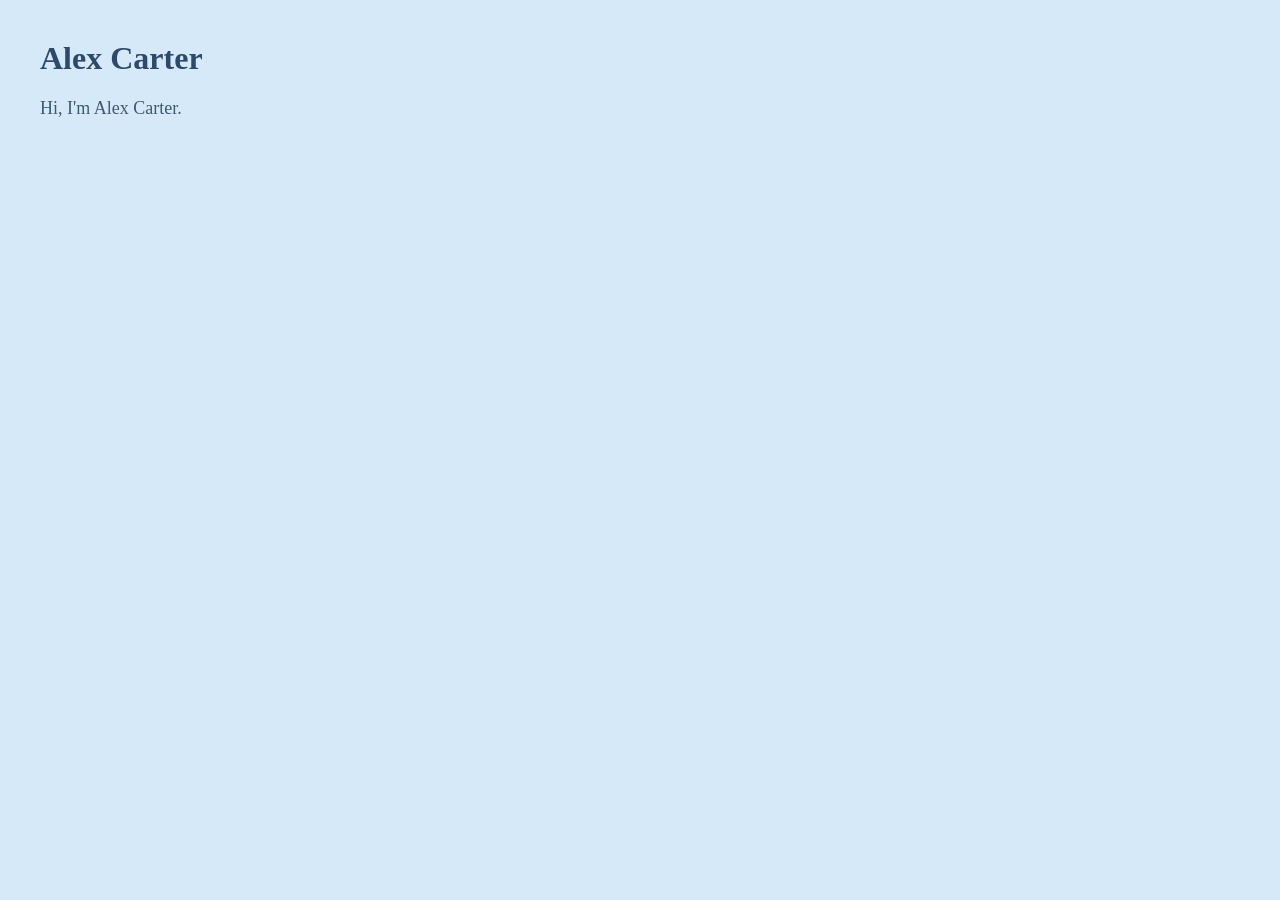
<file: index.html>
<!doctype html>
<title>Alex Carter</title>
<style>
  body {
    background-color: #d6e9f8;
    font-family: Georgia, serif;
    margin: 40px;
  }

  h1 {
    color: #2c4a6b;
  }

  p {
    color: #3d5a73;
    font-size: 18px;
  }
</style>
<h1>Alex Carter</h1>
<p>Hi, I'm Alex Carter.</p>
</file>
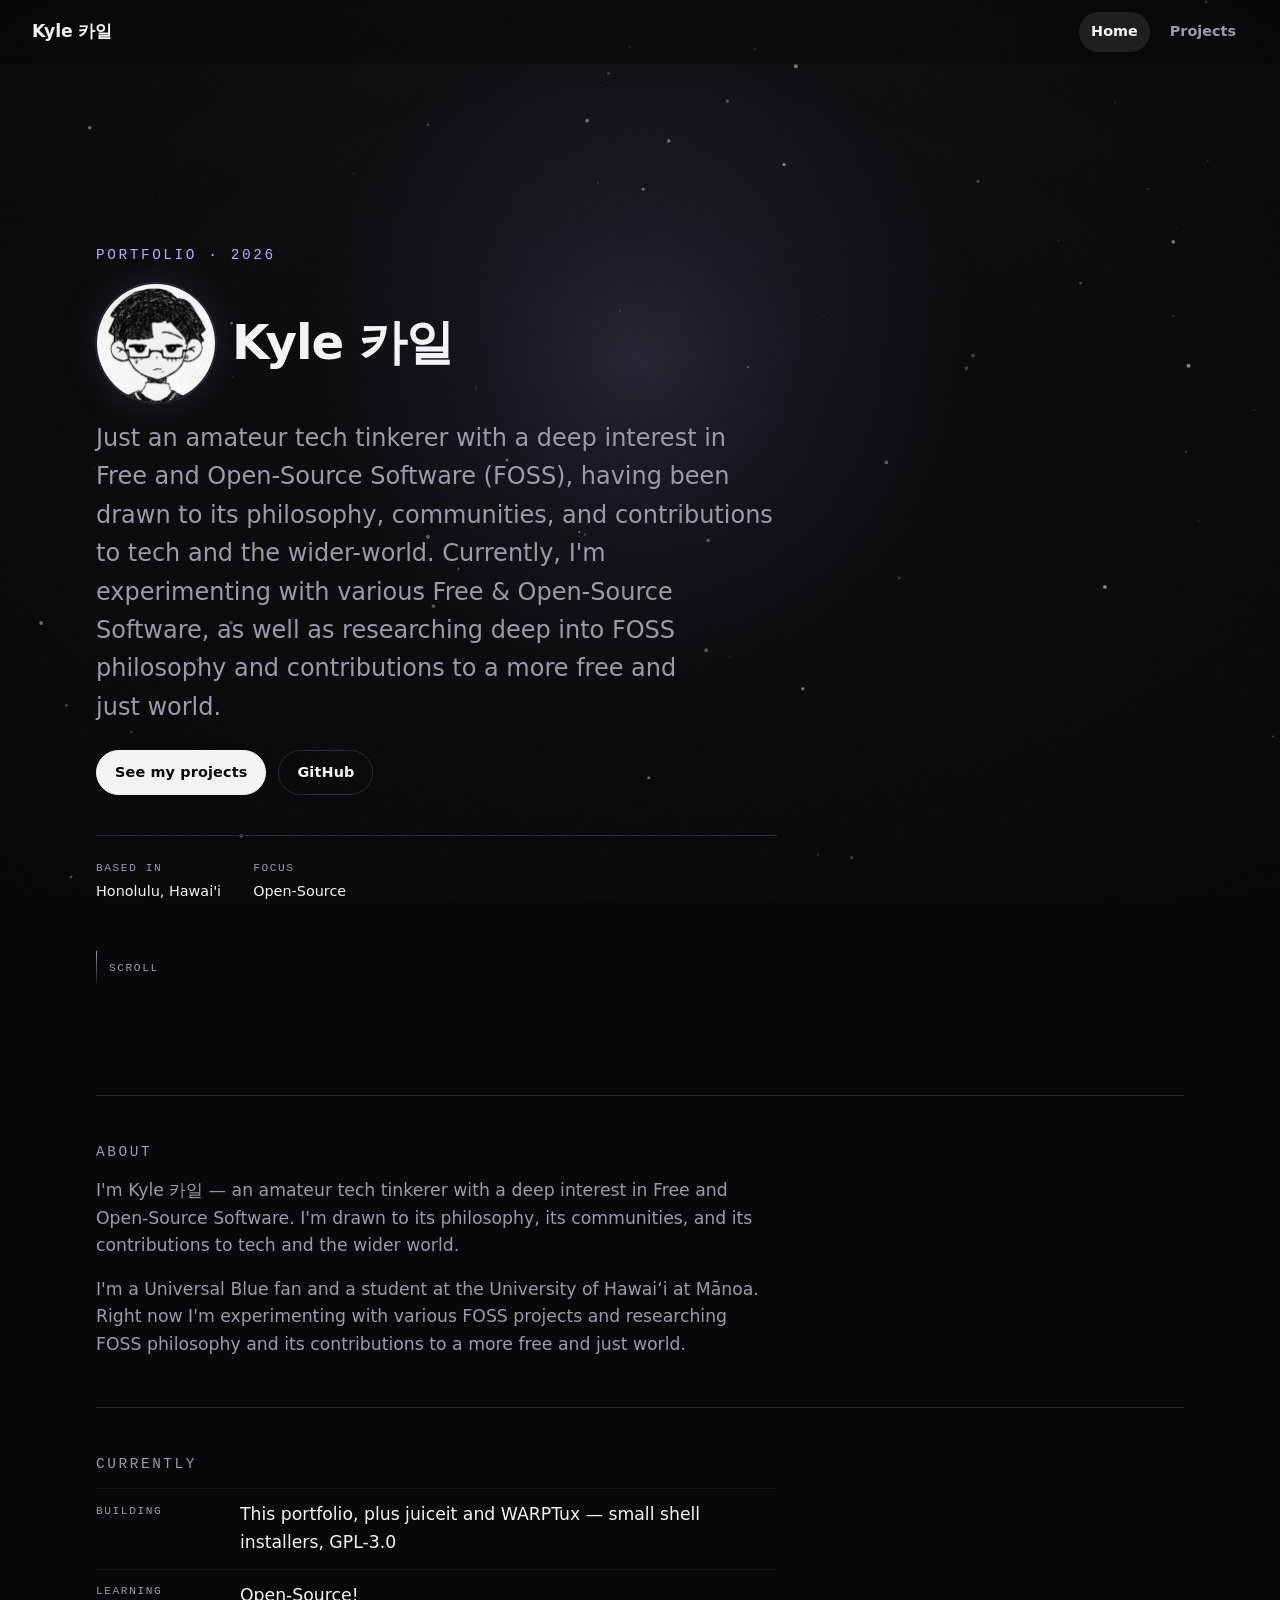
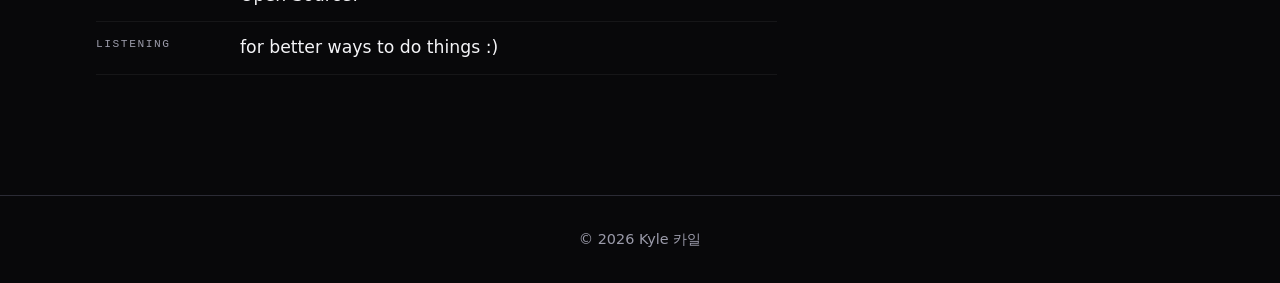
<file: Assignment8/index.html>
<!DOCTYPE html>
<html lang="en">
<head>
  <meta charset="UTF-8" />
  <meta name="viewport" content="width=device-width, initial-scale=1.0" />
  <title>Kyle 카일 — Portfolio</title>
  <meta name="description" content="Just an amateur tech tinkerer with a deep interest in Free and Open-Source Software." />
  <meta name="theme-color" content="#08080a" />

  <meta property="og:title" content="Kyle 카일 — Portfolio" />
  <meta property="og:description" content="Just an amateur tech tinkerer with a deep interest in Free and Open-Source Software." />
  <meta property="og:type" content="website" />

  <link rel="icon" href="assets/favicon.svg" type="image/svg+xml" />
  <link rel="stylesheet" href="css/base.css" />
  <link rel="stylesheet" href="css/main.css" />
  <link rel="stylesheet" href="css/landing.css" />

  <script src="js/main.js" defer></script>
  <script src="js/background.js" defer></script>
</head>
<body>
  <a class="skip-link" href="#main">Skip to content</a>

  <div class="backdrop" aria-hidden="true">
    <canvas class="backdrop__canvas" data-backdrop-canvas></canvas>
    <div class="backdrop__layer backdrop__layer--glow"></div>
  </div>

  <header class="site-header">
      <a class="site-header__brand" href="index.html">Kyle 카일</a>
    <nav class="site-nav" aria-label="Primary">
      <ul class="site-nav__list">
        <li><a class="site-nav__link" href="index.html" aria-current="page">Home</a></li>
        <li><a class="site-nav__link" href="projects.html">Projects</a></li>
      </ul>
    </nav>
  </header>

  <main id="main" class="page">
    <section class="hero">
      <p class="hero__eyebrow">Portfolio · <span data-year>2026</span></p>

      <div class="hero__identity">
        <img
          class="hero__avatar"
          src="assets/img/avatar.png"
          alt=""
          width="120"
          height="120"
        />
        <h1 class="hero__title" data-glitch="Kyle 카일">Kyle 카일</h1>
      </div>


      <p class="hero__lede">
        Just an amateur tech tinkerer with a deep interest in Free and
        Open-Source Software (FOSS), having been drawn to its philosophy,
        communities, and contributions to tech and the wider-world. Currently,
        I'm experimenting with various Free &amp; Open-Source Software, as well
        as researching deep into FOSS philosophy and contributions to a more
        free and just world.
      </p>

      <div class="hero__actions">
        <a class="button button--primary" href="projects.html">See my projects</a>
        <a class="button" href="https://github.com/chunw4h" rel="me">GitHub</a>
      </div>

      <dl class="hero__meta">
        <div>
          <dt>Based in</dt>
          <dd>Honolulu, Hawai'i</dd>
        </div>
        <div>
          <dt>Focus</dt>
          <dd>Open-Source</dd>
        </div>
      </dl>

      <a class="scroll-cue" href="#about">
        <span class="scroll-cue__line" aria-hidden="true"></span>
        Scroll
      </a>
    </section>

    <section class="section" id="about">
      <h2 class="section__title">About</h2>
      <div class="prose">
        <p>
          I'm Kyle 카일 — an amateur tech tinkerer with a deep interest in
          Free and Open-Source Software. I'm drawn to its philosophy, its
          communities, and its contributions to tech and the wider world.
        </p>
        <p>
          I'm a Universal Blue fan and a student at the University of Hawaiʻi at
          Mānoa. Right now I'm experimenting with various FOSS projects and
          researching FOSS philosophy and its contributions to a more free and
          just world.
        </p>
      </div>
    </section>

    <section class="section" id="now">
      <h2 class="section__title">Currently</h2>
      <ul class="now-list">
        <li class="now-list__item">
          <span class="now-list__label">Building</span>
          <span class="now-list__value">This portfolio, plus juiceit and WARPTux — small shell installers, GPL-3.0</span>
        </li>
        <li class="now-list__item">
          <span class="now-list__label">Learning</span>
          <span class="now-list__value">Open-Source!</span>
        </li>
        <li class="now-list__item">
          <span class="now-list__label">Listening</span>
          <span class="now-list__value">for better ways to do things :)</span>
        </li>
      </ul>
    </section>
  </main>

  <footer class="site-footer">
      <p>&copy; <span data-year>2026</span> Kyle 카일</p>
  </footer>
</body>
</html>
</file>
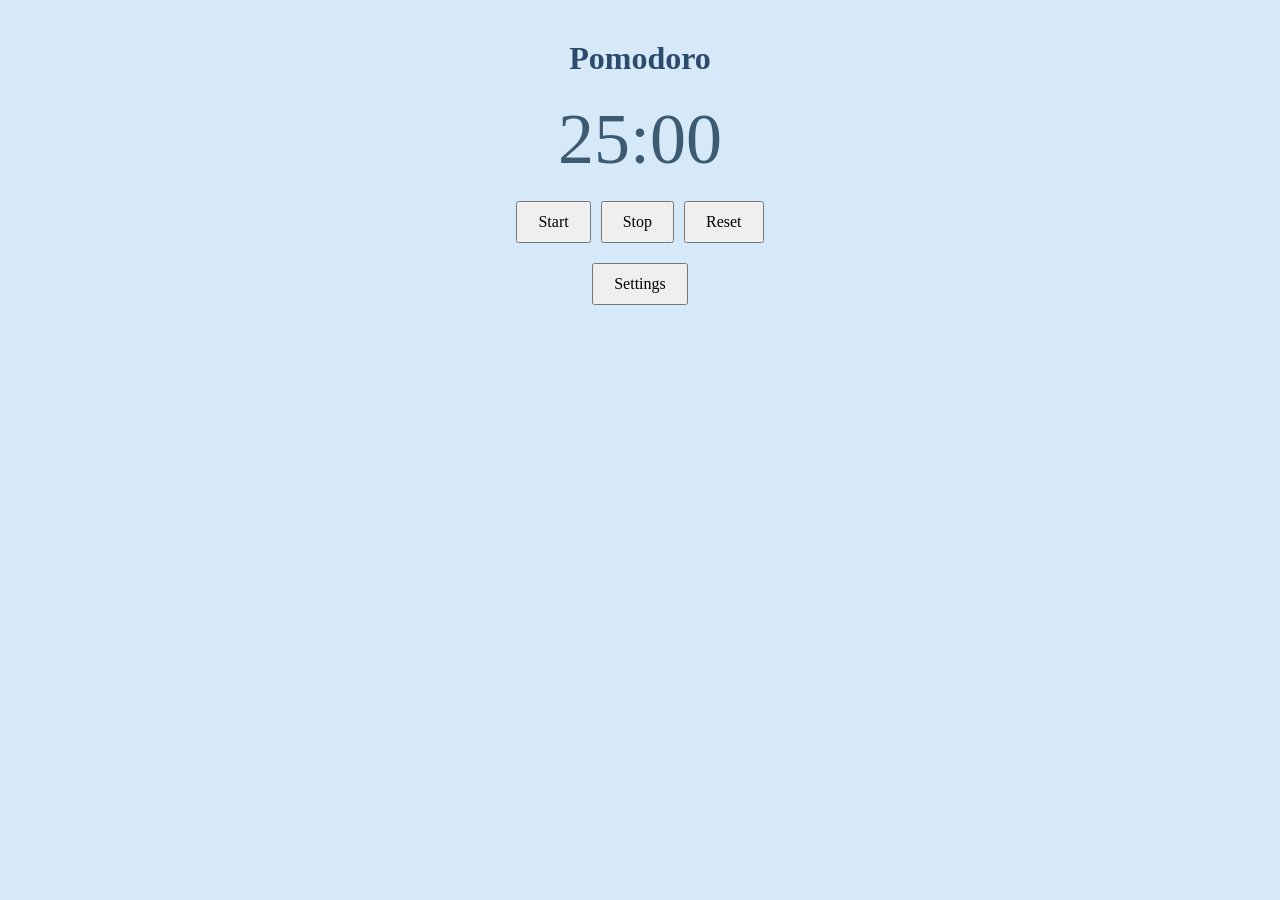
<file: pomodoro_app/index.html>
<!doctype html>
<html lang="en">
<head>
  <meta charset="utf-8">
  <title>Pomodoro</title>
  <link rel="stylesheet" href="index.css">
</head>
<script src="index.js"></script>
<body>
  <h1>Pomodoro</h1>
  <p id="time">25:00</p>
  <div class="controls">
    <button id="start">Start</button>
    <button id="stop">Stop</button>
    <button id="reset">Reset</button>
  </div>
  <button id="settings">Settings</button>
</body>
</html>
</file>
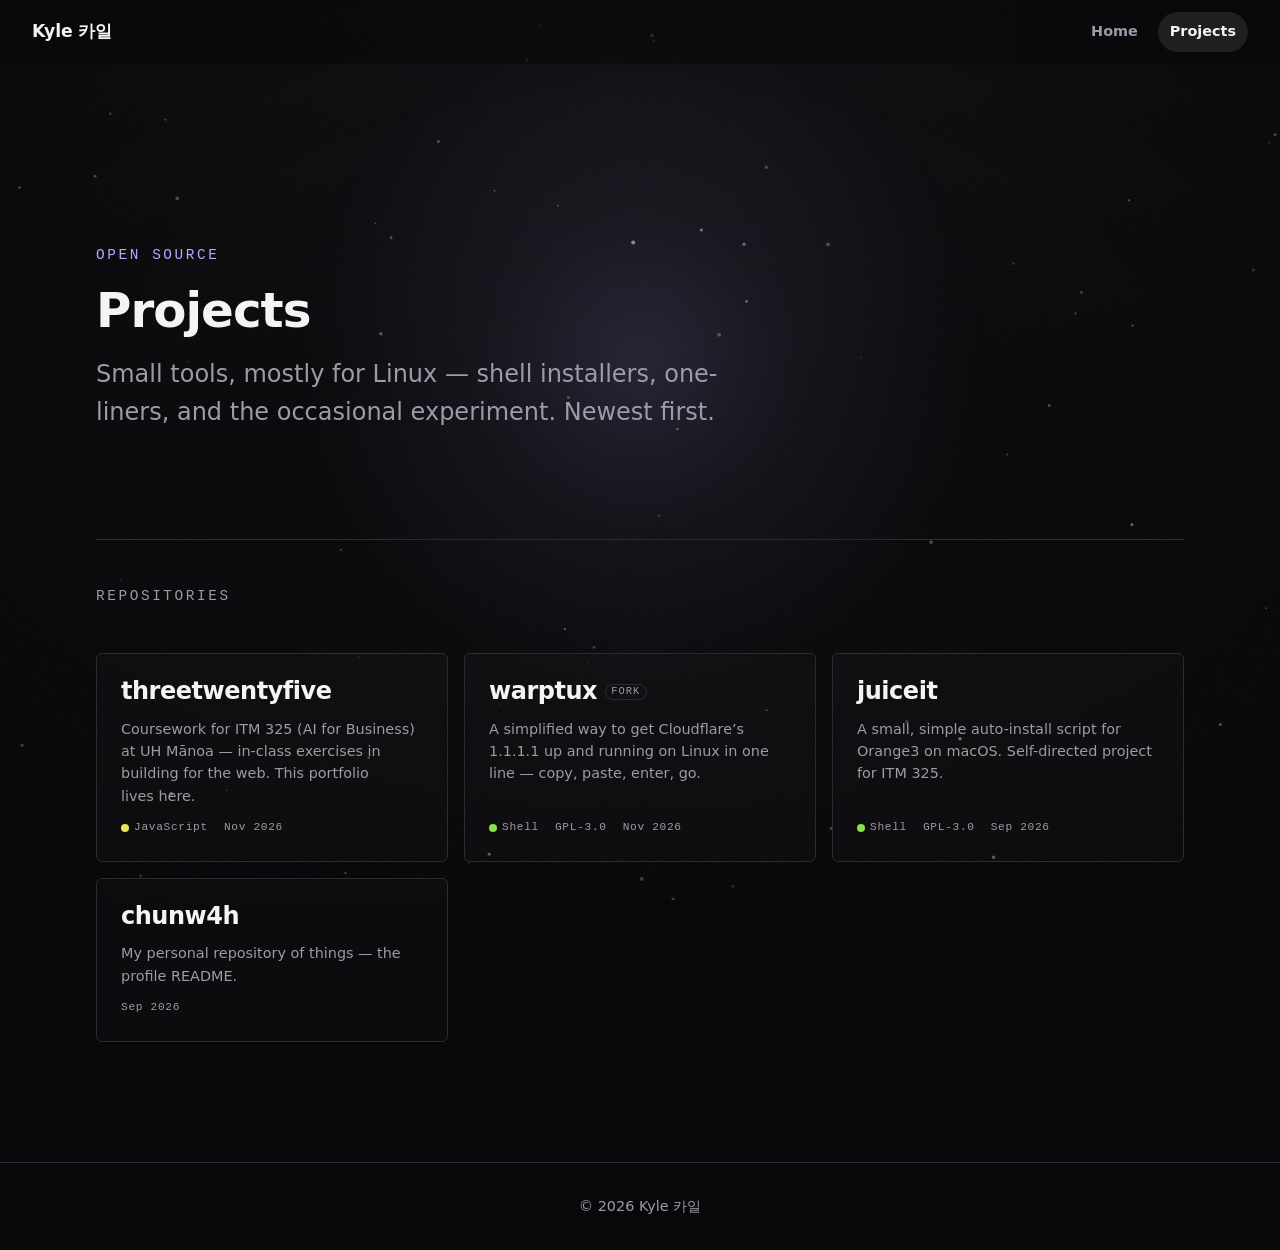
<file: Assignment8/projects.html>
<!DOCTYPE html>
<html lang="en">
<head>
  <meta charset="UTF-8" />
  <meta name="viewport" content="width=device-width, initial-scale=1.0" />
  <title>Projects — Kyle 카일</title>
  <meta name="description" content="Open-source projects by Kyle 카일." />
  <meta name="theme-color" content="#08080a" />

  <meta property="og:title" content="Projects — Kyle 카일" />
  <meta property="og:description" content="Open-source projects by Kyle 카일." />
  <meta property="og:type" content="website" />

  <link rel="icon" href="assets/favicon.svg" type="image/svg+xml" />
  <link rel="stylesheet" href="css/base.css" />
  <link rel="stylesheet" href="css/main.css" />
  <link rel="stylesheet" href="css/projects.css" />

  <script src="js/main.js" defer></script>
  <script src="js/background.js" defer></script>
  <script src="js/projects-data.js" defer></script>
  <script src="js/projects.js" defer></script>
</head>
<body>
  <a class="skip-link" href="#main">Skip to content</a>

  <div class="backdrop" aria-hidden="true">
    <canvas class="backdrop__canvas" data-backdrop-canvas></canvas>
    <div class="backdrop__layer backdrop__layer--glow"></div>
  </div>

  <header class="site-header">
    <a class="site-header__brand" href="index.html">Kyle 카일</a>
    <nav class="site-nav" aria-label="Primary">
      <ul class="site-nav__list">
        <li><a class="site-nav__link" href="index.html">Home</a></li>
        <li><a class="site-nav__link" href="projects.html" aria-current="page">Projects</a></li>
      </ul>
    </nav>
  </header>

  <main id="main" class="page">
    <section class="hero">
      <p class="hero__eyebrow">Open source</p>
      <h1 class="hero__title">Projects</h1>
      <p class="hero__lede">
        Small tools, mostly for Linux — shell installers, one-liners, and the
        occasional experiment. Newest first.
      </p>
    </section>

    <section class="section">
      <h2 class="section__title">Repositories</h2>
      <ul class="project-grid" data-project-list></ul>
      <noscript>
        <p class="prose">
          This list needs JavaScript. You can browse everything at
          <a href="https://github.com/chunw4h">github.com/chunw4h</a>.
        </p>
      </noscript>
    </section>
  </main>

  <footer class="site-footer">
    <p>&copy; <span data-year>2026</span> Kyle 카일</p>
  </footer>
</body>
</html>
</file>
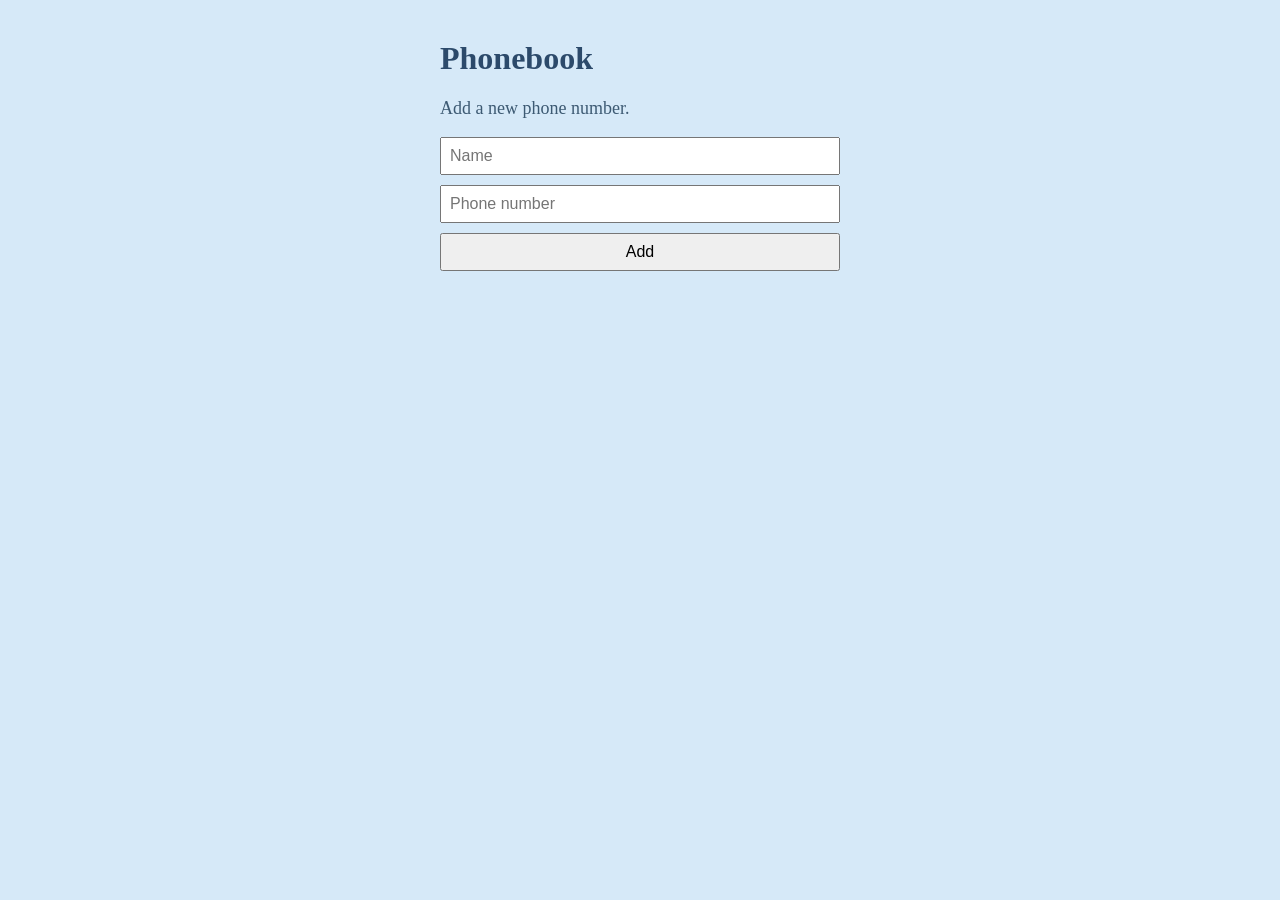
<file: web_basic/contact.html>
<!doctype html>
<title>Phonebook</title>
<link rel="stylesheet" href="contact.css">
<h1>Phonebook</h1>
<p>Add a new phone number.</p>
<form action="#" method="post">
  <input type="text" name="name" placeholder="Name" aria-label="Name" required>
  <input type="tel" name="phone" placeholder="Phone number" aria-label="Phone number" required>
  <button type="submit">Add</button>
</form>
</file>
<file: Assignment8/css/base.css>
/* ==========================================================================
   base.css — design tokens, reset, typography, shared primitives
   ========================================================================== */


:root {
    color-scheme: dark;

  /* --- Palette (Blackspace base) ---------------------------------------- */
  --c-bg:          #08080a;
  --c-bg-rgb:      8 8 10;
  --c-bg-soft:     #101014;
  --c-line:        #2b2b35;
  --c-text:        #f4f4f7;
  --c-text-dim:    #9b9baa;
  --c-accent:      #b9a7ff;
  --c-accent-rgb:  185 167 255;

  /* --- Type ------------------------------------------------------------- */
  --font-sans: ui-sans-serif, system-ui, -apple-system, "Segoe UI", Roboto,
               "Helvetica Neue", Arial, "Apple SD Gothic Neo",
               "Malgun Gothic", "Noto Sans KR", sans-serif;
  --font-mono: ui-monospace, SFMono-Regular, "SF Mono", Menlo, Consolas,
               "Liberation Mono", monospace;

  --step--1: clamp(0.83rem, 0.80rem + 0.15vw, 0.90rem);
  --step-0:  clamp(1.00rem, 0.96rem + 0.20vw, 1.08rem);
  --step-1:  clamp(1.25rem, 1.15rem + 0.50vw, 1.50rem);
  --step-2:  clamp(1.60rem, 1.40rem + 1.00vw, 2.20rem);
  --step-3:  clamp(2.20rem, 1.70rem + 2.40vw, 3.60rem);

  /* --- Space & shape ---------------------------------------------------- */
  --space-1: 0.25rem;
  --space-2: 0.50rem;
  --space-3: 0.75rem;
  --space-4: 1.00rem;
  --space-5: 1.50rem;
  --space-6: 2.00rem;
  --space-7: 3.00rem;
  --space-8: 4.50rem;

  --radius-sm: 6px;

  --measure: 62ch;
  --shell: 68rem;
  --header-h: 4rem;

  /* --- Motion ----------------------------------------------------------- */
  --ease: cubic-bezier(0.22, 1, 0.36, 1);
  --dur: 220ms;

  /* --- Pointer (written by js/main.js) ---------------------------------- */
  --pointer-x: 50vw;
  --pointer-y: 40vh;
}

/* --- Reset ---------------------------------------------------------------- */

*,
*::before,
*::after { box-sizing: border-box; }

* { margin: 0; }

html {
  background: var(--c-bg);
  -webkit-text-size-adjust: 100%;
}

body {
  min-height: 100vh;
  min-height: 100dvh;
  /* background intentionally on <html> so the fixed backdrop paints above it */
  color: var(--c-text);
  font-family: var(--font-sans);
  font-size: var(--step-0);
  line-height: 1.6;
  -webkit-font-smoothing: antialiased;
  text-rendering: optimizeLegibility;
}

img, svg, canvas, video { display: block; max-width: 100%; }

h1, h2, h3 {
  font-weight: 650;
  line-height: 1.15;
  letter-spacing: -0.02em;
  text-wrap: balance;
}
h1 { font-size: var(--step-3); }
h2 { font-size: var(--step-2); }
h3 { font-size: var(--step-1); }

p { text-wrap: pretty; }

a { color: inherit; }

button, input, select, textarea { font: inherit; color: inherit; }

:focus-visible {
  outline: 2px solid var(--c-accent);
  outline-offset: 3px;
  border-radius: var(--radius-sm);
}

::selection { background: rgb(var(--c-accent-rgb) / 0.35); }

@media (prefers-reduced-motion: reduce) {
  *,
  *::before,
  *::after {
    animation-duration: 0.01ms !important;
    animation-iteration-count: 1 !important;
    transition-duration: 0.01ms !important;
    scroll-behavior: auto !important;
  }
}

/* --- Utilities ------------------------------------------------------------ */

.skip-link {
  position: fixed;
  top: var(--space-4);
  left: var(--space-4);
  z-index: 100;
  padding: var(--space-2) var(--space-4);
  border-radius: var(--radius-sm);
  background: var(--c-text);
  color: var(--c-bg);
  font-weight: 600;
  text-decoration: none;
  transform: translateY(-200%);
  transition: transform var(--dur) var(--ease);
}
.skip-link:focus-visible { transform: translateY(0); }

.visually-hidden {
  position: absolute;
  width: 1px;
  height: 1px;
  padding: 0;
  overflow: hidden;
  clip-path: inset(50%);
  white-space: nowrap;
}

/* --- Buttons -------------------------------------------------------------- */

.button {
  --button-bg: transparent;
  --button-fg: var(--c-text);
  --button-border: var(--c-line);

  display: inline-flex;
  align-items: center;
  gap: var(--space-2);
  padding: 0.7em 1.25em;
  border: 1px solid var(--button-border);
  border-radius: 999px;
  background: var(--button-bg);
  color: var(--button-fg);
  font-size: var(--step--1);
  font-weight: 600;
  letter-spacing: 0.01em;
  text-decoration: none;
  cursor: pointer;
  transition:
    background var(--dur) var(--ease),
    border-color var(--dur) var(--ease),
    transform var(--dur) var(--ease);
}
.button:hover {
  border-color: var(--c-text-dim);
  transform: translateY(-1px);
}
.button:active { transform: translateY(0); }

.button--primary {
  --button-bg: var(--c-text);
  --button-fg: var(--c-bg);
  --button-border: var(--c-text);
}
.button--primary:hover {
  --button-bg: var(--c-accent);
  --button-border: var(--c-accent);
}
</file>
<file: Assignment8/css/main.css>
/* ==========================================================================
   main.css — page shell: backdrop, header, nav, hero, footer
   ========================================================================== */

/* --- Backdrop ------------------------------------------------------------- */

/* --- Backdrop ------------------------------------------------------------- */

.backdrop {
  position: fixed;
  inset: 0;
  z-index: -1;
  overflow: hidden;
  pointer-events: none;
  background:
    radial-gradient(120% 90% at 50% -10%, var(--c-bg-soft), transparent 60%),
    var(--c-bg);
}

/* Film grain — SVG turbulence, no image file. */
.backdrop::before {
  content: "";
  position: absolute;
  inset: 0;
  opacity: 0.045;
  background-image: url("data:image/svg+xml,%3Csvg xmlns='http://www.w3.org/2000/svg' width='160' height='160'%3E%3Cfilter id='n'%3E%3CfeTurbulence type='fractalNoise' baseFrequency='0.8' numOctaves='3' stitchTiles='stitch'/%3E%3CfeColorMatrix type='saturate' values='0'/%3E%3C/filter%3E%3Crect width='100%25' height='100%25' filter='url(%23n)'/%3E%3C/svg%3E");
  background-size: 160px 160px;
  pointer-events: none;
}

/* Vignette — darkens the edges so the centre reads as a light source. */
.backdrop::after {
  content: "";
  position: absolute;
  inset: 0;
  background: radial-gradient(
    120% 100% at 50% 45%,
    transparent 35%,
    rgb(0 0 0 / 0.55) 100%
  );
}

.backdrop__canvas {
  position: absolute;
  inset: 0;
  width: 100%;
  height: 100%;
  opacity: 0.9;
}

.backdrop__layer--glow {
  position: absolute;
  top: 0;
  left: 0;
  width: 44rem;
  height: 44rem;
  margin: -22rem 0 0 -22rem;   /* centre the box on its own origin */
  border-radius: 50%;
  background: radial-gradient(
    circle closest-side,
    rgb(var(--c-accent-rgb) / 0.16),
    rgb(var(--c-accent-rgb) / 0.06) 45%,
    transparent 100%
  );
  transform: translate3d(var(--pointer-x), var(--pointer-y), 0);
  will-change: transform;
}



/* --- Header --------------------------------------------------------------- */

.site-header {
  position: sticky;
  top: 0;
  z-index: 10;
  display: flex;
  align-items: center;
  justify-content: space-between;
  gap: var(--space-4);
  height: var(--header-h);
  padding-inline: clamp(var(--space-4), 4vw, var(--space-6));
  background: rgb(var(--c-bg-rgb) / 0.55);
  @supports not (backdrop-filter: blur(1px)) {
    .site-header { background: rgb(var(--c-bg-rgb) / 0.92); }
  }
}

.site-header__brand {
  font-weight: 700;
  letter-spacing: -0.01em;
  text-decoration: none;
}

/* --- Nav ------------------------------------------------------------------ */

.site-nav__list {
  display: flex;
  gap: var(--space-2);
  padding: 0;
  list-style: none;
}

.site-nav__link {
  display: inline-block;
  padding: var(--space-2) var(--space-3);
  border-radius: 999px;
  color: var(--c-text-dim);
  font-size: var(--step--1);
  font-weight: 600;
  text-decoration: none;
  transition:
    color var(--dur) var(--ease),
    background var(--dur) var(--ease);
}
.site-nav__link:hover {
  color: var(--c-text);
  background: rgb(255 255 255 / 0.06);
}
.site-nav__link[aria-current="page"] {
  color: var(--c-text);
  background: rgb(255 255 255 / 0.09);
}

/* --- Page shell ----------------------------------------------------------- */

.page {
  width: min(100% - 2 * clamp(var(--space-4), 4vw, var(--space-6)), var(--shell));
  margin-inline: auto;
  padding-block: clamp(var(--space-6), 8vh, var(--space-8));
}

/* --- Hero ----------------------------------------------------------------- */

.hero {
  display: grid;
  gap: var(--space-4);
  max-width: var(--measure);
  padding-block: clamp(var(--space-6), 12vh, 8rem);
}

/* main.css — add to the Hero block */
.hero__title {
  font-size: clamp(1.9rem, 1.5rem + 1.9vw, 3.1rem);
}


.hero__eyebrow {
  font-family: var(--font-mono);
  font-size: var(--step--1);
  letter-spacing: 0.18em;
  text-transform: uppercase;
  color: var(--c-accent);
}

.hero__lede {
  max-width: 46ch;
  font-size: var(--step-1);
  color: var(--c-text-dim);
}

.hero__actions {
  display: flex;
  flex-wrap: wrap;
  gap: var(--space-3);
  margin-top: var(--space-2);
}

/* --- Footer --------------------------------------------------------------- */

.site-footer {
  padding: var(--space-6) clamp(var(--space-4), 4vw, var(--space-6));
  border-top: 1px solid var(--c-line);
  color: var(--c-text-dim);
  font-size: var(--step--1);
  text-align: center;
}

/* --- Sections (shared) ---------------------------------------------------- */

.section {
  display: grid;
  gap: var(--space-4);
  padding-block: var(--space-7);
  border-top: 1px solid var(--c-line);
}

.section__title {
  font-family: var(--font-mono);
  font-size: var(--step--1);
  font-weight: 500;
  letter-spacing: 0.18em;
  text-transform: uppercase;
  color: var(--c-text-dim);
}

.prose {
  display: grid;
  gap: var(--space-4);
  max-width: var(--measure);
  color: var(--c-text-dim);
}

.prose strong {
  color: var(--c-text);
  font-weight: 600;
}
</file>
<file: Assignment8/css/landing.css>
/* ==========================================================================
   landing.css — index.html only: hero extras, sections, details
   ========================================================================== */

   /* --- Hero identity (avatar + name) ---------------------------------------- */

   .hero__identity {
     display: flex;
     align-items: center;
     gap: var(--space-4);
   }

   .hero__avatar {
     flex: none;
     width: clamp(5rem, 15vw, 7.5rem);
     height: clamp(5rem, 15vw, 7.5rem);
     border-radius: 50%;
     border: 1px solid var(--c-line);
     object-fit: cover;
     box-shadow:
       0 0 0 1px rgb(var(--c-accent-rgb) / 0.15),
       0 0 2.5rem rgb(var(--c-accent-rgb) / 0.12);
   }

/* --- Hero metadata -------------------------------------------------------- */

.hero__meta {
  display: flex;
  flex-wrap: wrap;
  gap: var(--space-5) var(--space-6);
  margin-top: var(--space-5);
  padding-top: var(--space-5);
  border-top: 1px solid var(--c-line);
}

.hero__meta > div {
  display: grid;
  gap: 2px;
}

.hero__meta dt {
  font-family: var(--font-mono);
  font-size: 0.7rem;
  letter-spacing: 0.14em;
  text-transform: uppercase;
  color: var(--c-text-dim);
}

.hero__meta dd {
  margin: 0;
  font-size: var(--step--1);
}


/* --- Scroll cue ----------------------------------------------------------- */

.scroll-cue {
  display: inline-flex;
  align-items: center;
  gap: var(--space-3);
  margin-top: var(--space-6);
  font-family: var(--font-mono);
  font-size: 0.7rem;
  letter-spacing: 0.14em;
  text-transform: uppercase;
  color: var(--c-text-dim);
  text-decoration: none;
  transition: color var(--dur) var(--ease);
}
.scroll-cue:hover { color: var(--c-text); }

.scroll-cue__line {
  display: block;
  width: 1px;
  height: 2.25rem;
  background: linear-gradient(to bottom, var(--c-text-dim), transparent);
  animation: cue-drift 2.2s var(--ease) infinite;
}

@keyframes cue-drift {
  0%, 100% { transform: translateY(-3px); opacity: 0.5; }
  50%      { transform: translateY(3px);  opacity: 1; }
}

/* --- Currently list ------------------------------------------------------- */

.now-list {
  display: grid;
  max-width: var(--measure);
  padding: 0;
  list-style: none;
}

.now-list__item {
  display: grid;
  grid-template-columns: 8rem 1fr;
  gap: var(--space-4);
  padding-block: var(--space-3);
  border-bottom: 1px solid rgb(255 255 255 / 0.06);
}
.now-list__item:first-child { border-top: 1px solid rgb(255 255 255 / 0.06); }

.now-list__label {
  padding-top: 0.15em;
  font-family: var(--font-mono);
  font-size: 0.7rem;
  letter-spacing: 0.14em;
  text-transform: uppercase;
  color: var(--c-text-dim);
}

.now-list__value { color: var(--c-text); }

@media (max-width: 34rem) {
  .now-list__item {
    grid-template-columns: 1fr;
    gap: var(--space-1);
  }
}

/* --- Glitch on the name --------------------------------------------------- */

.hero__title {
  transition: text-shadow 160ms var(--ease);
}

.hero__title:hover {
  text-shadow:
     2px 0 var(--c-accent),
    -2px 0 #ff5c7a;
}
</file>
<file: pomodoro_app/index.css>
body {
  background-color: #d6e9f8;
  font-family: Georgia, serif;
  text-align: center;
  margin: 40px auto;
  max-width: 400px;
}

h1 {
  color: #2c4a6b;
}

#time {
  color: #3d5a73;
  font-size: 72px;
  margin: 20px 0;
}

.controls {
  display: flex;
  justify-content: center;
  gap: 10px;
  margin-bottom: 20px;
}

button {
  padding: 10px 20px;
  font-size: 16px;
  font-family: inherit;
  cursor: pointer;
}
</file>
<file: Assignment8/css/projects.css>
/* ==========================================================================
   projects.css — projects.html only: card grid
   ========================================================================== */

.project-grid {
  display: grid;
  grid-template-columns: repeat(auto-fill, minmax(min(100%, 19rem), 1fr));
  gap: var(--space-4);
  padding: 0;
  margin-top: var(--space-6);
  list-style: none;
}

.project-card {
  display: flex;
  flex-direction: column;
  gap: var(--space-3);
  padding: var(--space-5);
  border: 1px solid var(--c-line);
  border-radius: var(--radius-sm);
  background: rgb(255 255 255 / 0.02);
  transition:
    border-color var(--dur) var(--ease),
    background var(--dur) var(--ease),
    transform var(--dur) var(--ease);
}

.project-card:hover {
  border-color: rgb(var(--c-accent-rgb) / 0.4);
  background: rgb(255 255 255 / 0.04);
  transform: translateY(-2px);
}

.project-card__title {
  display: flex;
  align-items: center;
  gap: var(--space-2);
  font-size: var(--step-1);
  font-weight: 600;
}

.project-card__title a { text-decoration: none; }
.project-card__title a:hover { color: var(--c-accent); }

.project-card__badge {
  padding: 0.1em 0.5em;
  border: 1px solid var(--c-line);
  border-radius: 999px;
  font-family: var(--font-mono);
  font-size: 0.65rem;
  font-weight: 500;
  letter-spacing: 0.1em;
  text-transform: uppercase;
  color: var(--c-text-dim);
}

.project-card__desc {
  color: var(--c-text-dim);
  font-size: var(--step--1);
  line-height: 1.55;
}

.project-card__meta {
  display: flex;
  flex-wrap: wrap;
  gap: var(--space-2) var(--space-4);
  padding: 0;
  margin-top: auto;
  list-style: none;
  font-family: var(--font-mono);
  font-size: 0.7rem;
  letter-spacing: 0.06em;
  color: var(--c-text-dim);
}

.project-card__meta li {
  display: inline-flex;
  align-items: center;
  gap: 0.45em;
}

.lang-dot {
  width: 8px;
  height: 8px;
  border-radius: 50%;
  background: var(--lang-color, var(--c-text-dim));
}
</file>
<file: web_basic/contact.css>
body {
  background-color: #d6e9f8;
  font-family: Georgia, serif;
  max-width: 400px;
  margin: 40px auto;
}

h1 {
  color: #2c4a6b;
}

p {
  color: #3d5a73;
  font-size: 18px;
}

form {
  display: flex;
  flex-direction: column;
  gap: 10px;
}

input,
button {
  padding: 8px;
  font-size: 16px;
}
</file>
